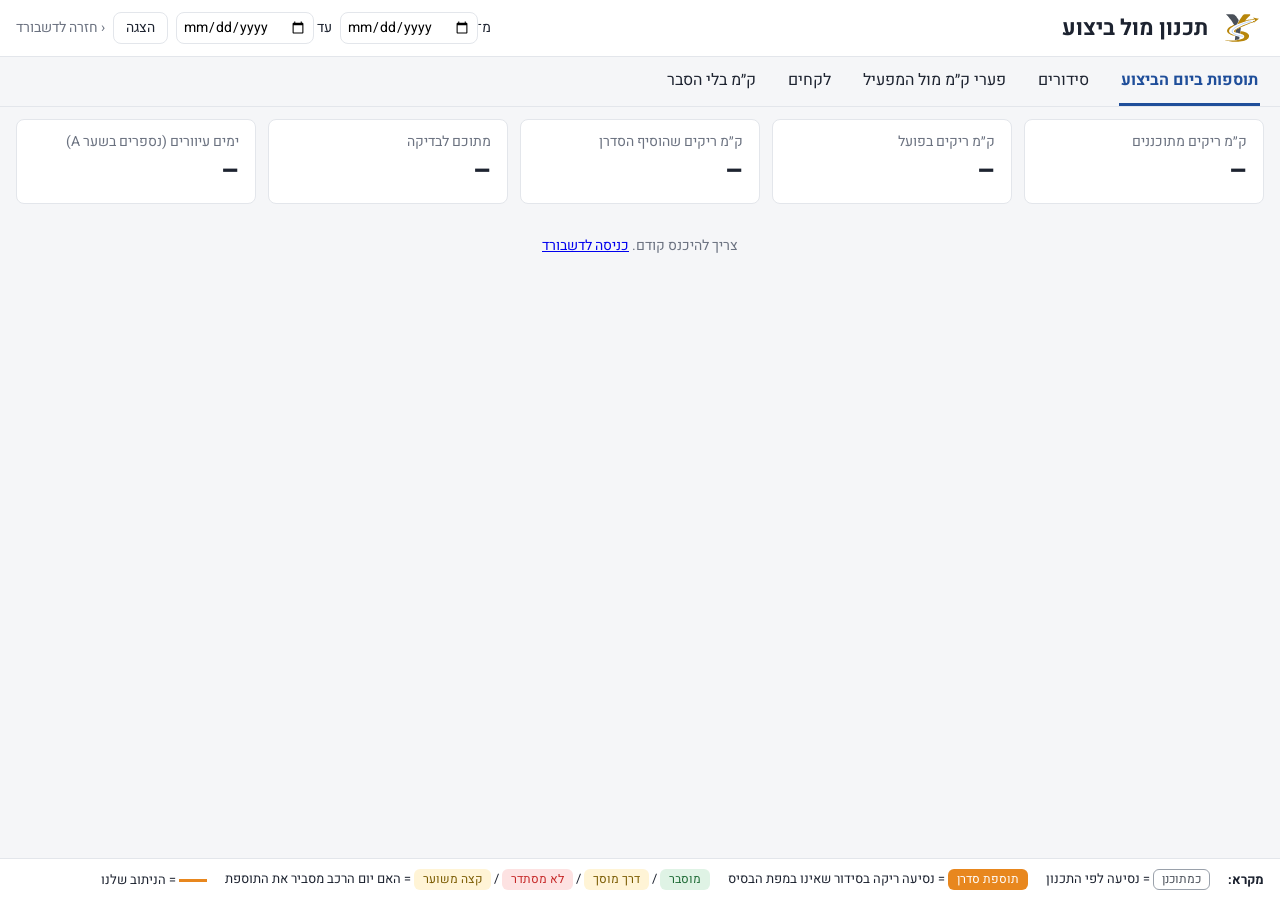
<file: plan-actual.html>
<!doctype html>
<html lang="he" dir="rtl">
<head>
<meta charset="utf-8">
<!-- R53 "תכנון מול ביצוע". Same policy as index.html: every script is a file, no inline script or handler. -->
<meta http-equiv="Content-Security-Policy" content="default-src 'self'; script-src 'self'; style-src 'self' 'unsafe-inline'; font-src 'self'; img-src 'self' data: blob: https://tile.openstreetmap.org; connect-src 'self' https://xghfcdgettrcdciwwzbl.supabase.co https://router.project-osrm.org; worker-src 'self'; base-uri 'self'; form-action 'self'">
<meta name="referrer" content="strict-origin-when-cross-origin">
<script src="assets/frame.js"></script>
<meta name="viewport" content="width=device-width,initial-scale=1">
<meta http-equiv="Cache-Control" content="no-cache, no-store, must-revalidate">
<title>יאללה־סע · תכנון מול ביצוע</title>
<link rel="icon" href="mobile/icon.svg">
<link rel="stylesheet" href="assets/fonts/fonts.css">
<link rel="stylesheet" href="assets/pva.css?v=2026-11-23.5">
</head>
<body>
<header>
  <a class="brand" href="index.html" title="חזרה לדשבורד הנסיעות הריקות"><img src="mobile/icon.svg" alt="יאללה־סע" class="ys"></a>
  <span class="oplogo" id="opLogo" hidden></span>
  <div class="title"><h1>תכנון מול ביצוע</h1><div id="sub" class="sub"></div></div>
  <div class="controls">
    <label class="per">מ־<input type="date" id="dFrom" aria-label="מתאריך"></label>
    <label class="per">עד <input type="date" id="dTo" aria-label="עד תאריך"></label>
    <button class="btn" id="bLoad">הצגה</button>
    <button class="btn" id="bFile" hidden title="מנהל פלטפורמה בלבד: קובצי pva_יום.json שנבנו במחשב">טעינת ימים מקובץ</button><input type="file" id="fFile" accept=".json,application/json" multiple hidden>
    <a class="back" href="index.html">‹ חזרה לדשבורד</a>
  </div>
</header>
<nav class="tabs" role="tablist" aria-label="לשוניות">
  <button role="tab" id="tExcess" aria-selected="true" aria-controls="pExcess">תוספות ביום הביצוע</button>
  <button role="tab" id="tSid" aria-selected="false" aria-controls="pSid">סידורים</button>
  <button role="tab" id="tGap" aria-selected="false" aria-controls="pGap">פערי ק״מ מול המפעיל</button>
  <button role="tab" id="tLes" aria-selected="false" aria-controls="pLes">לקחים</button>
  <button role="tab" id="tUnx" aria-selected="false" aria-controls="pUnx">ק״מ בלי הסבר</button>
</nav>
<div id="msg" class="msg" role="status" aria-live="polite"></div>
<section class="cards" id="cards" aria-label="סיכום התקופה">
  <div class="card"><div class="k">ק״מ ריקים מתוכננים</div><div class="v" id="cPlan">–</div></div>
  <div class="card"><div class="k">ק״מ ריקים בפועל</div><div class="v" id="cAct">–</div></div>
  <div class="card"><div class="k">ק״מ ריקים שהוסיף הסדרן</div><div class="v" id="cEx">–</div></div>
  <div class="card"><div class="k">מתוכם לבדיקה</div><div class="v" id="cDis">–</div></div>
  <div class="card"><div class="k">ימים עיוורים (נספרים בשער A)</div><div class="v" id="cBlind">–</div><div class="s" id="cBlindS"></div></div>
</section>
<main>
  <section id="pExcess" role="tabpanel" aria-labelledby="tExcess" class="grid3">
    <div class="col list" aria-label="רשימה ממוינת">
      <div class="bar1"><label class="sortl">מיון<select id="fSort"><option value="km">ק״מ (מהגבוה)</option><option value="veh">לפי רכב</option><option value="sid">לפי סידור</option><option value="place">לפי מקום</option><option value="date">לפי תאריך</option></select></label>
        <button class="btn tog" id="bGeo" aria-pressed="false" title="רק נסיעות שמסומנות לבדיקה: הלוך ושוב, דרך מוסך, לא מסתדר, סוף יום לבדיקה, קצה לא ידוע">רציפות גיאוגרפית</button></div>
      <div class="filt"><label><span class="sr">יום</span><select id="fDay"></select></label><label class="q"><span class="sr">חיפוש</span><input id="fQ" type="search" inputmode="numeric" placeholder="חיפוש סידור או רכב" autocomplete="off"></label></div>
      <ol id="rank" class="rank"></ol>
    </div>
    <div class="col days" id="days" aria-live="polite"></div>
    <div class="col mapcol">
      <div class="mapcard"><button class="btn mapfull" id="bFull" aria-pressed="false">⛶ מסך מלא</button><div id="map" class="map" aria-label="מפה"></div>
        <div id="mapLeg" class="mapleg"></div><div id="mapInfo" class="mapinfo"></div></div>
    </div>
  </section>
  <section id="pSid" role="tabpanel" aria-labelledby="tSid" hidden></section>
  <section id="pGap" role="tabpanel" aria-labelledby="tGap" hidden></section>
  <section id="pLes" role="tabpanel" aria-labelledby="tLes" hidden></section>
  <section id="pUnx" role="tabpanel" aria-labelledby="tUnx" hidden><div class="col empty"><h2>ק״מ בלי הסבר, לפי סידור ורכב</h2><p>הלשונית תתמלא כשיגיע דוח המיקומים מהמפעיל: הק״מ שהרכב נסע בפועל לפי ה־GPS, פחות כל מה שרשום בדוח הביצוע (כולל התוספות של הסדרן). רק מה שנשאר בלי הסבר ייספר כאן.</p><p>נסיעה ריקה ארוכה יותר בק״מ אבל מהירה יותר (למשל לפי עומסים) לא תיחשב חריגה, ותסומן בנפרד.</p></div></section>
</main>
<aside id="side" class="side" hidden aria-labelledby="sdTitle">
  <div class="sdh"><button class="btn" id="sdPrev" aria-label="הנסיעה הקודמת לבדיקה">› הקודמת</button><h3 id="sdTitle"></h3><button class="btn" id="sdNext" aria-label="הנסיעה הבאה לבדיקה">הבאה ‹</button><button class="btn" id="sdClose" aria-label="סגירת הסידור">✕</button></div>
  <p class="sub" id="sdPos"></p>
  <ol id="sdList" class="sdl"></ol>
  <div id="sdTot" class="sdt"></div>
</aside>
<dialog id="dlgNote" aria-labelledby="nTitle">
  <div class="dh"><h3 id="nTitle">תיקון או הסבר</h3><button class="btn" id="nClose">סגירה</button></div>
  <p class="sub" id="nHead"></p>
  <label class="fl">על מה ההערה<select id="nTopic"><option value="place">המקום (מוצא או יעד)</option><option value="km">הק״מ</option><option value="mark">הסימון (מוסבר, לא מסתדר וכו׳)</option><option value="other">אחר</option></select></label>
  <label class="fl">הערך הנכון (לא חובה)<input id="nFix" maxlength="200" placeholder="למשל: מוסך עטרות, או 9.5"></label>
  <label class="fl">ההסבר<textarea id="nBody" rows="4" maxlength="2000" placeholder="בלי שמות של אנשים"></textarea></label>
  <div class="df"><button class="btn pri" id="nSave">שמירה</button><span class="msg" id="nMsg"></span></div>
</dialog>
<footer class="legend" aria-label="מקרא">
  <b>מקרא:</b>
  <span><span class="tag plan">כמתוכנן</span> = נסיעה לפי התכנון</span>
  <span><span class="tag disp">תוספת סדרן</span> = נסיעה ריקה בסידור שאינו במפת הבסיס</span>
  <span><span class="tag ok">מוסבר</span> / <span class="tag mid">דרך מוסך</span> / <span class="tag bad">לא מסתדר</span> / <span class="tag mid">קצה משוער</span> = האם יום הרכב מסביר את התוספת</span>
  <span><i class="ln ours"></i> = הניתוב שלנו</span>
</footer>
<script src="assets/map.js?v=2026-11-23.5"></script>
<script src="assets/pva-tabs.js?v=2026-11-23.5"></script>
<script src="assets/pva.js?v=2026-11-23.5"></script>
</body>
</html>
</file>
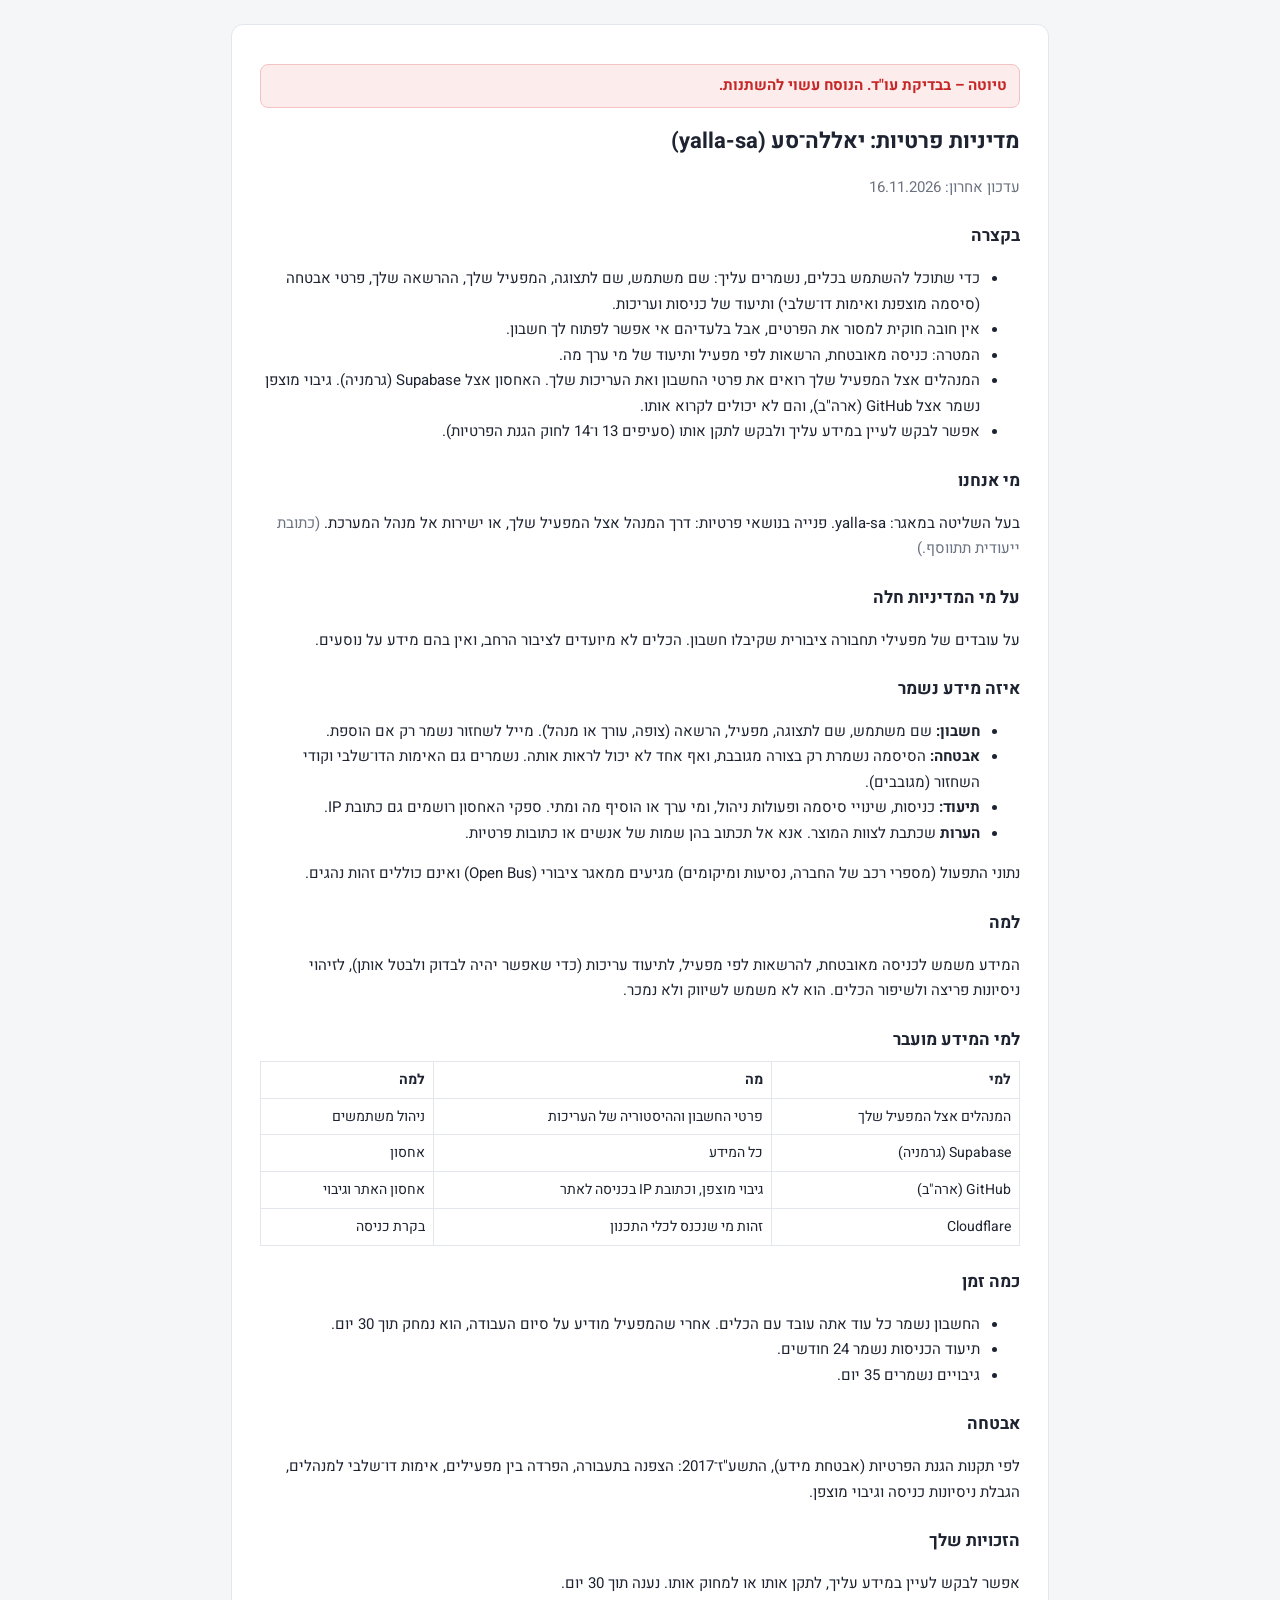
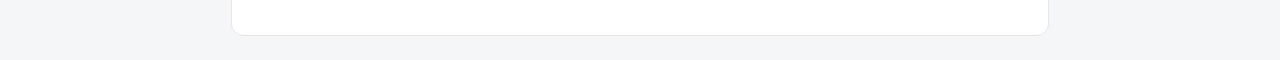
<file: privacy.html>
<!doctype html>
<html lang="he" dir="rtl">
<head>
<meta charset="utf-8">
<meta http-equiv="Content-Security-Policy" content="default-src 'self'; script-src 'self'; style-src 'self' 'unsafe-inline'; font-src 'self'; img-src 'self'; base-uri 'none'; form-action 'none'; object-src 'none'">
<meta name="referrer" content="strict-origin-when-cross-origin">
<script src="assets/frame.js"></script>
<meta name="viewport" content="width=device-width,initial-scale=1">
<title>מדיניות פרטיות · יאללה־סע</title>
<link rel="stylesheet" href="assets/fonts/fonts.css">
<style>
:root{--bg:#F5F6F8;--card:#fff;--line:#E3E6EB;--text:#1d2330;--muted:#6b7280;--warn:#C62828}
body{margin:0;background:var(--bg);color:var(--text);font:15px/1.7 Heebo,system-ui,sans-serif}
main{max-width:760px;margin:24px auto;background:var(--card);border:1px solid var(--line);border-radius:12px;padding:24px 28px}
@media (max-width:600px){main{margin:0;border-radius:0;border-width:0;padding:16px}}
h1{font-size:22px;margin:0 0 8px}h2{font-size:17px;margin:22px 0 6px}
.draft{background:#FDECEC;color:var(--warn);border:1px solid #F3C2C2;border-radius:8px;padding:8px 12px;font-weight:600}
table{border-collapse:collapse;width:100%;font-size:14px}td,th{border:1px solid var(--line);padding:6px 8px;text-align:right;vertical-align:top}
.muted{color:var(--muted)}
</style>
</head>
<body>
<main>
<p class="draft">טיוטה – בבדיקת עו"ד. הנוסח עשוי להשתנות.</p>
<h1>מדיניות פרטיות: יאללה־סע (yalla-sa)</h1>
<p class="muted">עדכון אחרון: 16.11.2026</p>

<h2>בקצרה</h2>
<ul>
<li>כדי שתוכל להשתמש בכלים, נשמרים עליך: שם משתמש, שם לתצוגה, המפעיל שלך, ההרשאה שלך, פרטי אבטחה (סיסמה מוצפנת ואימות דו־שלבי) ותיעוד של כניסות ועריכות.</li>
<li>אין חובה חוקית למסור את הפרטים, אבל בלעדיהם אי אפשר לפתוח לך חשבון.</li>
<li>המטרה: כניסה מאובטחת, הרשאות לפי מפעיל ותיעוד של מי ערך מה.</li>
<li>המנהלים אצל המפעיל שלך רואים את פרטי החשבון ואת העריכות שלך. האחסון אצל Supabase (גרמניה). גיבוי מוצפן נשמר אצל GitHub (ארה"ב), והם לא יכולים לקרוא אותו.</li>
<li>אפשר לבקש לעיין במידע עליך ולבקש לתקן אותו (סעיפים 13 ו־14 לחוק הגנת הפרטיות).</li>
</ul>

<h2>מי אנחנו</h2>
<p>בעל השליטה במאגר: yalla-sa. פנייה בנושאי פרטיות: דרך המנהל אצל המפעיל שלך, או ישירות אל מנהל המערכת. <span class="muted">(כתובת ייעודית תתווסף.)</span></p>

<h2>על מי המדיניות חלה</h2>
<p>על עובדים של מפעילי תחבורה ציבורית שקיבלו חשבון. הכלים לא מיועדים לציבור הרחב, ואין בהם מידע על נוסעים.</p>

<h2>איזה מידע נשמר</h2>
<ul>
<li><b>חשבון:</b> שם משתמש, שם לתצוגה, מפעיל, הרשאה (צופה, עורך או מנהל). מייל לשחזור נשמר רק אם הוספת.</li>
<li><b>אבטחה:</b> הסיסמה נשמרת רק בצורה מגובבת, ואף אחד לא יכול לראות אותה. נשמרים גם האימות הדו־שלבי וקודי השחזור (מגובבים).</li>
<li><b>תיעוד:</b> כניסות, שינויי סיסמה ופעולות ניהול, ומי ערך או הוסיף מה ומתי. ספקי האחסון רושמים גם כתובת IP.</li>
<li><b>הערות</b> שכתבת לצוות המוצר. אנא אל תכתוב בהן שמות של אנשים או כתובות פרטיות.</li>
</ul>
<p>נתוני התפעול (מספרי רכב של החברה, נסיעות ומיקומים) מגיעים ממאגר ציבורי (Open Bus) ואינם כוללים זהות נהגים.</p>

<h2>למה</h2>
<p>המידע משמש לכניסה מאובטחת, להרשאות לפי מפעיל, לתיעוד עריכות (כדי שאפשר יהיה לבדוק ולבטל אותן), לזיהוי ניסיונות פריצה ולשיפור הכלים. הוא לא משמש לשיווק ולא נמכר.</p>

<h2>למי המידע מועבר</h2>
<table>
<tr><th>למי</th><th>מה</th><th>למה</th></tr>
<tr><td>המנהלים אצל המפעיל שלך</td><td>פרטי החשבון וההיסטוריה של העריכות</td><td>ניהול משתמשים</td></tr>
<tr><td>Supabase (גרמניה)</td><td>כל המידע</td><td>אחסון</td></tr>
<tr><td>GitHub (ארה"ב)</td><td>גיבוי מוצפן, וכתובת IP בכניסה לאתר</td><td>אחסון האתר וגיבוי</td></tr>
<tr><td>Cloudflare</td><td>זהות מי שנכנס לכלי התכנון</td><td>בקרת כניסה</td></tr>
</table>

<h2>כמה זמן</h2>
<ul>
<li>החשבון נשמר כל עוד אתה עובד עם הכלים. אחרי שהמפעיל מודיע על סיום העבודה, הוא נמחק תוך 30 יום.</li>
<li>תיעוד הכניסות נשמר 24 חודשים.</li>
<li>גיבויים נשמרים 35 יום.</li>
</ul>

<h2>אבטחה</h2>
<p>לפי תקנות הגנת הפרטיות (אבטחת מידע), התשע"ז־2017: הצפנה בתעבורה, הפרדה בין מפעילים, אימות דו־שלבי למנהלים, הגבלת ניסיונות כניסה וגיבוי מוצפן.</p>

<h2>הזכויות שלך</h2>
<p>אפשר לבקש לעיין במידע עליך, לתקן אותו או למחוק אותו. נענה תוך 30 יום.</p>
</main>
</body>
</html>
</file>
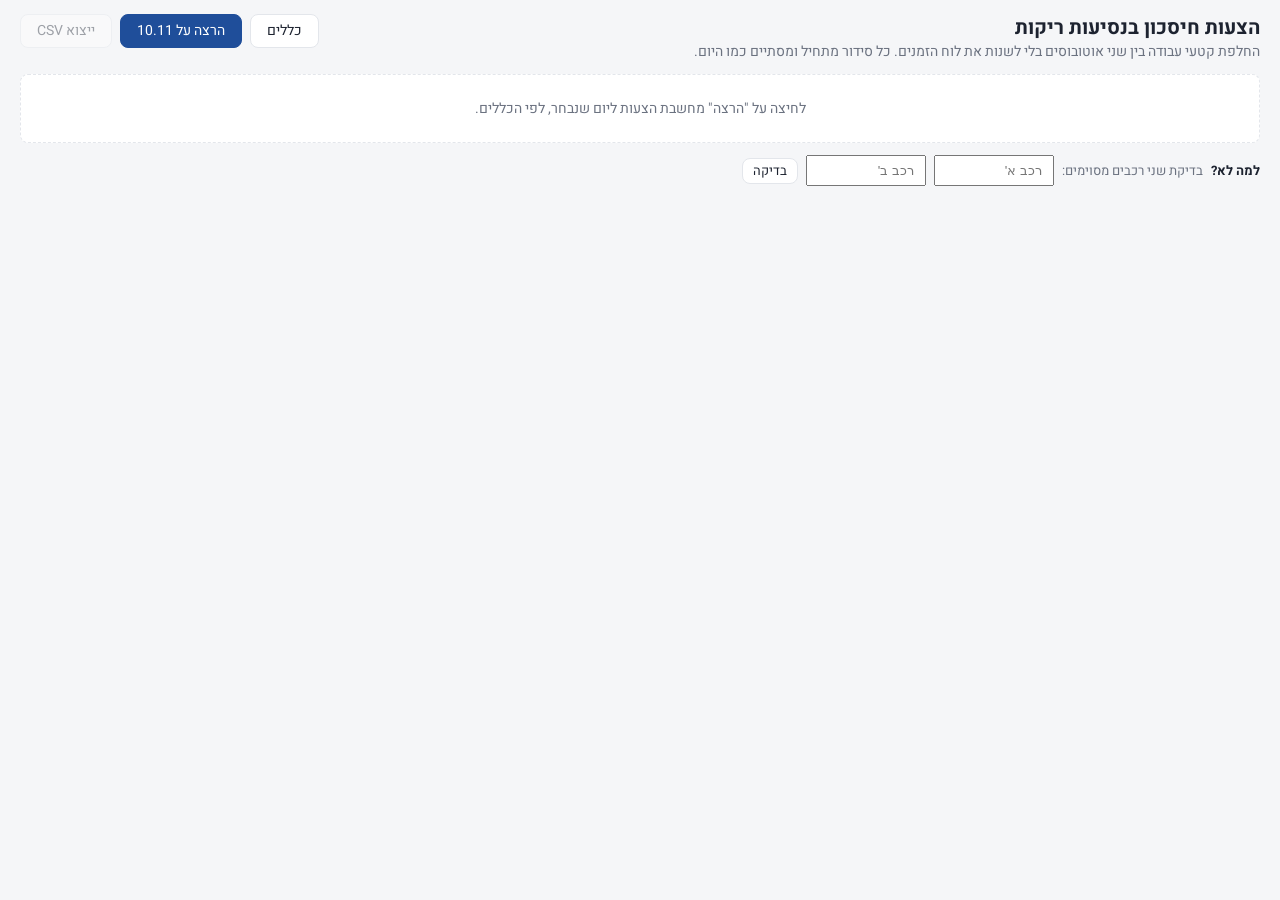
<file: savings/demo.html>
<!doctype html>
<html lang="he" dir="rtl">
<head>
<meta charset="utf-8">
<meta name="viewport" content="width=device-width,initial-scale=1">
<title>הצעות חיסכון · הדגמה</title>
<link href="../assets/fonts/fonts.css" rel="stylesheet">
<!-- Local demo with SYNTHETIC data only (no operator data, no login). Base styles copied from index.html. -->
<style>
:root{--gold:#B8860B;--char:#4A5059;--blue:#1F6FEB;--dim:#D9DDE2;--bg:#F5F6F8;--card:#fff;--line:#E3E6EB;--text:#1d2330;--muted:#6b7280;--svc:#1F4E9A;--empty:#E8871E;--depot:#5B3A8C;--rein:#2E8B57;--sel:#E8F0FC;--warn:#C62828;--ok:#2E9E4F}
*{box-sizing:border-box}
[hidden]{display:none!important}
body{margin:0;background:var(--bg);color:var(--text);font:14px/1.4 Heebo,Arial,sans-serif;height:100vh;display:flex;flex-direction:column}
header{background:var(--card);border-bottom:1px solid var(--line);padding:10px 20px;display:flex;align-items:center;gap:16px;flex-wrap:wrap}
#logoBtn{display:block;cursor:pointer;border-radius:8px;flex:none}
#logoBtn:focus-visible{outline:2px solid var(--svc);outline-offset:2px}
#logo{height:64px;width:auto;display:block}
header .title h1{font-size:22px;margin:0;font-weight:700}
header .title div{color:var(--muted);font-size:14px}
.controls{margin-inline-start:auto;display:flex;gap:10px;align-items:center;flex-wrap:wrap}
.btn{border:1px solid var(--line);background:var(--card);border-radius:8px;padding:6px 16px;font:inherit;cursor:pointer;color:var(--text)}
.btn.on,.btn.primary{background:var(--svc);border-color:var(--svc);color:#fff}
.btn.small{padding:3px 10px;font-size:13px}
.btn.danger{color:var(--warn)}
.btn:disabled{opacity:.4;cursor:not-allowed}
.btn:focus-visible,select:focus-visible,input:focus-visible,.row:focus-visible{outline:2px solid var(--svc);outline-offset:2px}
.seg{display:flex;border:1px solid var(--line);border-radius:8px;overflow:hidden}
.edit-state{font-size:12px;color:var(--rein);font-weight:500}
.cards{display:grid;grid-template-columns:repeat(4,1fr);gap:14px;padding:14px 20px 0}
.card{background:var(--card);border:1px solid var(--line);border-radius:8px;padding:10px 16px;text-align:center}
.card .k{color:var(--muted);font-size:14px}
.panel{min-width:0;background:var(--card);border:1px solid var(--line);border-radius:8px;min-height:0;display:flex;flex-direction:column}
#gantt{overflow:auto;flex:1;min-height:0;position:relative}
.track{position:relative;direction:ltr;height:100%}
.tick{position:absolute;top:0;bottom:0;border-left:1px solid #EEF0F3}
.bar{direction:rtl;position:absolute;top:7px;height:22px;border-radius:5px;font-size:11px;color:#fff;display:flex;align-items:center;justify-content:center;overflow:hidden;white-space:nowrap}
.legend{display:flex;gap:18px;justify-content:center;padding:8px;border-top:1px solid var(--line);font-size:13px;flex-wrap:wrap}
.legend i{display:inline-block;width:26px;height:12px;border-radius:3px;vertical-align:middle;margin-inline-end:6px}
#side{overflow:auto}
.muted{color:var(--muted)}
.empty-state{padding:30px;text-align:center;color:var(--muted)}
dialog{border:1px solid var(--line);border-radius:10px;padding:0;max-width:min(980px,96vw);width:100%;color:var(--text)}
.tabs{display:flex;gap:4px;border-bottom:1px solid var(--line);padding:0 16px;flex-wrap:wrap}
.tabs button{border:0;background:none;padding:10px 12px;font:inherit;cursor:pointer;border-bottom:3px solid transparent;color:var(--muted)}
.tabs button.on{border-color:var(--svc);color:var(--text);font-weight:500}
table.ed{width:100%;border-collapse:collapse;font-size:13px}
table.ed th,table.ed td{border-bottom:1px solid #EEF0F3;padding:5px 4px;text-align:right;vertical-align:middle}
table.ed tr.pickable{cursor:pointer}
table.ed tr.pickable:hover{background:var(--sel)}
table.ed tr.chosen{background:#E3F3EA}
table.ed td.t{direction:ltr;text-align:right}
table.ed th{color:var(--muted);font-weight:500;font-size:12px}
table.ed input,table.ed select{width:100%;padding:4px 6px}
table.ed input.num{width:110px}
.hint{font-size:12px;color:var(--muted);margin:6px 0 10px}
.msg{font-size:13px}
.msg.err{color:var(--warn)}
.msg.ok{color:var(--ok)}
body{height:auto;display:block}
</style>
<link rel="stylesheet" href="panel.css">
</head>
<body>
<div id="savings"></div>
<script src="engine.js"></script>
<script src="panel.js"></script>
<script>
// synthetic day: 4 terminals, 40 buses doing shuttles between pairs of terminals; deterministic
const TERM = [[31.79, 35.20, "מסוף מרכז"], [31.84, 35.21, "מסוף צפון"], [31.76, 35.17, "מסוף דרום"], [31.80, 35.25, "מסוף מזרח"]];
function rnd(seed) { let x = seed; return () => (x = (x * 16807) % 2147483647) / 2147483647; }
function synth(day, seed) {
  const r = rnd(seed), vehicles = [];
  for (let v = 0; v < 40; v++) {
    const rr = rnd(1000 + v), items = []; let t = 330 + Math.floor(rr() * 120), at = Math.floor(rr() * 4);
    const line = String(100 + (v % 8)), cls = v % 5 === 0 ? "עירוני" : "בינעירוני";
    while (t < 1320) {
      const to = (at + 1 + Math.floor(rr() * 3)) % 4, dur = 40 + Math.floor(rr() * 40);
      items.push({ kind: "trip", start: t, end: t + dur, sched: t, line, cls, a: TERM[at].slice(0, 2), b: TERM[to].slice(0, 2), frm: TERM[at][2], to: TERM[to][2], km: 20 });
      const next = (to + (rr() < 0.5 ? 0 : 1)) % 4, gap = 30 + Math.floor(rr() * 70);
      const km = next === to ? 0 : +(Math.hypot(TERM[to][0] - TERM[next][0], TERM[to][1] - TERM[next][1]) * 111 * 1.3).toFixed(1);
      if (t + dur + gap < 1320) items.push({ kind: "empty", start: t + dur, end: t + dur + gap, km, drive_min: km * 1.5 });
      t = t + dur + gap; at = next;
    }
    vehicles.push({ veh: String(2340000 + v * 100), cls: v % 5 === 0 ? "עירוני" : "בינעירוני", items });
  }
  return { day, day_start_min: 240, routes: [], vehicles };
}
const DAYS = ["2026-11-03", "2026-11-09", "2026-11-10", "2026-11-11"];
let rules = [];
const host = {
  operatorId: "demo", canEdit: () => !location.hash.includes("viewer"),
  days: () => DAYS, currentDay: () => "2026-11-10",
  loadDay: async d => synth(d, 7), roadEntries: () => [],
  fetchRoad: async (pairs, cb) => { for (let i = 0; i < pairs.length; i += 25) { cb(Math.min(i + 25, pairs.length), pairs.length); await new Promise(r => setTimeout(r, 20)); } },
  branchOf: v => (+v.slice(-3) / 100) % 2 ? "ירושלים" : "בני ברק", depotOf: () => null, dcp: () => [],
  getRows: async () => rules,
  rpc: async (fn, a) => { rules = [{ scope: "operator", line_key: "", rules: a.p_operator_rules }].concat(Object.entries(a.p_lines).map(([l, r]) => ({ scope: "line", line_key: l, rules: r }))); return rules.length; },
  workerUrl: "worker.js",
};
window.ui = SavingsPanel.mount(document.getElementById("savings"), host);
</script>
</body>
</html>
</file>
<file: assets/fonts/fonts.css>
/* Self-hosted fonts (security review L8: no Google Fonts request, so the user's IP is not sent to Google). SIL Open Font License. */
@font-face {
  font-family: 'Heebo';
  font-style: normal;
  font-weight: 400;
  font-display: swap;
  src: url(heebo-hebrew-NGS6v5_NC0k9P9H0TbFzsQ.woff2) format('woff2');
  unicode-range: U+0307-0308, U+0590-05FF, U+200C-2010, U+20AA, U+25CC, U+FB1D-FB4F;
}
@font-face {
  font-family: 'Heebo';
  font-style: normal;
  font-weight: 400;
  font-display: swap;
  src: url(heebo-latin-ext-NGS6v5_NC0k9P9H4TbFzsQ.woff2) format('woff2');
  unicode-range: U+0100-02BA, U+02BD-02C5, U+02C7-02CC, U+02CE-02D7, U+02DD-02FF, U+0304, U+0308, U+0329, U+1D00-1DBF, U+1E00-1E9F, U+1EF2-1EFF, U+2020, U+20A0-20AB, U+20AD-20C4, U+2113, U+2C60-2C7F, U+A720-A7FF;
}
@font-face {
  font-family: 'Heebo';
  font-style: normal;
  font-weight: 400;
  font-display: swap;
  src: url(heebo-latin-NGS6v5_NC0k9P9H2TbE.woff2) format('woff2');
  unicode-range: U+0000-00FF, U+0131, U+0152-0153, U+02BB-02BC, U+02C6, U+02DA, U+02DC, U+0304, U+0308, U+0329, U+2000-206F, U+20AC, U+2122, U+2191, U+2193, U+2212, U+2215, U+FEFF, U+FFFD;
}
@font-face {
  font-family: 'Heebo';
  font-style: normal;
  font-weight: 500;
  font-display: swap;
  src: url(heebo-hebrew-NGS6v5_NC0k9P9H0TbFzsQ.woff2) format('woff2');
  unicode-range: U+0307-0308, U+0590-05FF, U+200C-2010, U+20AA, U+25CC, U+FB1D-FB4F;
}
@font-face {
  font-family: 'Heebo';
  font-style: normal;
  font-weight: 500;
  font-display: swap;
  src: url(heebo-latin-ext-NGS6v5_NC0k9P9H4TbFzsQ.woff2) format('woff2');
  unicode-range: U+0100-02BA, U+02BD-02C5, U+02C7-02CC, U+02CE-02D7, U+02DD-02FF, U+0304, U+0308, U+0329, U+1D00-1DBF, U+1E00-1E9F, U+1EF2-1EFF, U+2020, U+20A0-20AB, U+20AD-20C4, U+2113, U+2C60-2C7F, U+A720-A7FF;
}
@font-face {
  font-family: 'Heebo';
  font-style: normal;
  font-weight: 500;
  font-display: swap;
  src: url(heebo-latin-NGS6v5_NC0k9P9H2TbE.woff2) format('woff2');
  unicode-range: U+0000-00FF, U+0131, U+0152-0153, U+02BB-02BC, U+02C6, U+02DA, U+02DC, U+0304, U+0308, U+0329, U+2000-206F, U+20AC, U+2122, U+2191, U+2193, U+2212, U+2215, U+FEFF, U+FFFD;
}
@font-face {
  font-family: 'Heebo';
  font-style: normal;
  font-weight: 700;
  font-display: swap;
  src: url(heebo-hebrew-NGS6v5_NC0k9P9H0TbFzsQ.woff2) format('woff2');
  unicode-range: U+0307-0308, U+0590-05FF, U+200C-2010, U+20AA, U+25CC, U+FB1D-FB4F;
}
@font-face {
  font-family: 'Heebo';
  font-style: normal;
  font-weight: 700;
  font-display: swap;
  src: url(heebo-latin-ext-NGS6v5_NC0k9P9H4TbFzsQ.woff2) format('woff2');
  unicode-range: U+0100-02BA, U+02BD-02C5, U+02C7-02CC, U+02CE-02D7, U+02DD-02FF, U+0304, U+0308, U+0329, U+1D00-1DBF, U+1E00-1E9F, U+1EF2-1EFF, U+2020, U+20A0-20AB, U+20AD-20C4, U+2113, U+2C60-2C7F, U+A720-A7FF;
}
@font-face {
  font-family: 'Heebo';
  font-style: normal;
  font-weight: 700;
  font-display: swap;
  src: url(heebo-latin-NGS6v5_NC0k9P9H2TbE.woff2) format('woff2');
  unicode-range: U+0000-00FF, U+0131, U+0152-0153, U+02BB-02BC, U+02C6, U+02DA, U+02DC, U+0304, U+0308, U+0329, U+2000-206F, U+20AC, U+2122, U+2191, U+2193, U+2212, U+2215, U+FEFF, U+FFFD;
}
@font-face {
  font-family: 'Montserrat';
  font-style: normal;
  font-weight: 800;
  font-display: swap;
  src: url(montserrat-latin-ext-JTUHjIg1_i6t8kCHKm4532VJOt5-QNFgpCvr73w3aXpsog.woff2) format('woff2');
  unicode-range: U+0100-02BA, U+02BD-02C5, U+02C7-02CC, U+02CE-02D7, U+02DD-02FF, U+0304, U+0308, U+0329, U+1D00-1DBF, U+1E00-1E9F, U+1EF2-1EFF, U+2020, U+20A0-20AB, U+20AD-20C4, U+2113, U+2C60-2C7F, U+A720-A7FF;
}
@font-face {
  font-family: 'Montserrat';
  font-style: normal;
  font-weight: 800;
  font-display: swap;
  src: url(montserrat-latin-JTUHjIg1_i6t8kCHKm4532VJOt5-QNFgpCvr73w5aXo.woff2) format('woff2');
  unicode-range: U+0000-00FF, U+0131, U+0152-0153, U+02BB-02BC, U+02C6, U+02DA, U+02DC, U+0304, U+0308, U+0329, U+2000-206F, U+20AC, U+2122, U+2191, U+2193, U+2212, U+2215, U+FEFF, U+FFFD;
}
@font-face {
  font-family: 'Rubik';
  font-style: normal;
  font-weight: 500;
  font-display: swap;
  src: url(rubik-hebrew-iJWZBXyIfDnIV5PNhY1KTN7Z-Yh-NYiFVUU1Z4Y.woff2) format('woff2');
  unicode-range: U+0307-0308, U+0590-05FF, U+200C-2010, U+20AA, U+25CC, U+FB1D-FB4F;
}
@font-face {
  font-family: 'Rubik';
  font-style: normal;
  font-weight: 500;
  font-display: swap;
  src: url(rubik-latin-ext-iJWZBXyIfDnIV5PNhY1KTN7Z-Yh-NYiFWUU1Z4Y.woff2) format('woff2');
  unicode-range: U+0100-02BA, U+02BD-02C5, U+02C7-02CC, U+02CE-02D7, U+02DD-02FF, U+0304, U+0308, U+0329, U+1D00-1DBF, U+1E00-1E9F, U+1EF2-1EFF, U+2020, U+20A0-20AB, U+20AD-20C4, U+2113, U+2C60-2C7F, U+A720-A7FF;
}
@font-face {
  font-family: 'Rubik';
  font-style: normal;
  font-weight: 500;
  font-display: swap;
  src: url(rubik-latin-iJWZBXyIfDnIV5PNhY1KTN7Z-Yh-NYiFV0U1.woff2) format('woff2');
  unicode-range: U+0000-00FF, U+0131, U+0152-0153, U+02BB-02BC, U+02C6, U+02DA, U+02DC, U+0304, U+0308, U+0329, U+2000-206F, U+20AC, U+2122, U+2191, U+2193, U+2212, U+2215, U+FEFF, U+FFFD;
}
</file>
<file: assets/pva.css>
/* R53 "תכנון מול ביצוע": same tokens as index.html */
:root{--char:#4A5059;--bg:#F5F6F8;--card:#fff;--line:#E3E6EB;--text:#1d2330;--muted:#6b7280;--svc:#1F4E9A;--empty:#E8871E;--depot:#5B3A8C;--sel:#E8F0FC;--warn:#C62828;--ok:#2E9E4F}
*{box-sizing:border-box}
[hidden]{display:none!important}
body{margin:0;background:var(--bg);color:var(--text);font:14px/1.4 Heebo,Arial,sans-serif;min-height:100vh;display:flex;flex-direction:column}
header{background:var(--card);border-bottom:1px solid var(--line);padding:6px 16px;display:flex;align-items:center;gap:12px;flex-wrap:wrap}
.brand img.ys{height:44px;width:auto;display:block}
.oplogo img{height:34px;width:auto;display:block}
.title h1{margin:0;font-size:22px}
.sub{color:var(--muted);font-size:13px}
.controls{margin-inline-start:auto;display:flex;gap:8px;align-items:center;flex-wrap:wrap}
.per input{font:inherit;padding:4px 6px;border:1px solid var(--line);border-radius:8px}
.btn{font:inherit;padding:5px 12px;border:1px solid var(--line);border-radius:8px;background:var(--card);cursor:pointer;color:var(--text)}
.btn:hover{background:var(--sel)}
.back{color:var(--muted);text-decoration:none}
:focus-visible{outline:2px solid var(--svc);outline-offset:2px}
.tabs{display:flex;gap:28px;padding:0 20px;background:var(--bg);border-bottom:1px solid var(--line);overflow-x:auto}
.tabs button{font:inherit;font-size:16px;background:none;border:0;border-bottom:3px solid transparent;padding:12px 2px;cursor:pointer;color:var(--text);white-space:nowrap}
.tabs button[aria-selected=true]{border-color:var(--svc);color:var(--svc);font-weight:700}
.msg{padding:0 20px;color:var(--muted)}
.msg.err{color:var(--warn)}
.cards{display:grid;grid-template-columns:repeat(5,1fr);gap:12px;padding:12px 16px}
.card{background:var(--card);border:1px solid var(--line);border-radius:8px;padding:12px 16px}
.card .k{color:var(--muted)}
.card .v{font-size:28px;font-weight:700}
.card .s{color:var(--muted);font-size:12px}
.nb{font-size:11px;border:1px dashed var(--warn,#C62828);color:var(--warn,#C62828);border-radius:6px;padding:0 6px;font-weight:500;white-space:nowrap}
main{flex:1;padding:0 16px 12px}
.grid3{display:grid;grid-template-columns:30% 30% 1fr;gap:12px;align-items:start}
.col{background:var(--card);border:1px solid var(--line);border-radius:8px;padding:12px;min-height:200px}
.seg{display:inline-flex;border:1px solid var(--line);border-radius:8px;overflow:hidden;margin-bottom:8px}
.seg button{font:inherit;border:0;background:var(--card);padding:5px 16px;cursor:pointer}
.seg button.on{background:var(--svc);color:#fff}
.rank{list-style:none;margin:0;padding:0;max-height:62vh;overflow:auto}
.rank li button{all:unset;box-sizing:border-box;display:grid;grid-template-columns:1fr auto;gap:2px 8px;width:100%;padding:8px 10px;border-bottom:1px solid var(--line);cursor:pointer}
.rank li button:focus-visible{outline:2px solid var(--svc);outline-offset:-2px}
.rank li button[aria-current=true]{background:var(--sel);border-radius:8px}
.rank .nm{font-weight:700}
.rank .km{font-weight:700;color:var(--empty);text-align:left}
.rank .s{color:var(--muted);font-size:12px;grid-column:1/-1}
.rank .bar{grid-column:1/-1;height:4px;background:var(--line);border-radius:2px}
.rank .bar i{display:block;height:4px;background:var(--svc);border-radius:2px}
.days h2{font-size:17px;margin:0 0 8px}
.day{border:1px solid var(--line);border-radius:8px;margin-bottom:8px}
.day>button:not(.trip):not(.ctxb){all:unset;box-sizing:border-box;display:flex;justify-content:space-between;width:100%;padding:10px 12px;cursor:pointer;font-weight:700}
.day>button:not(.trip):not(.ctxb)[aria-expanded=true]{background:var(--sel)}
.day>button:not(.trip):not(.ctxb):focus-visible{outline:2px solid var(--svc)}
.trip{all:unset;box-sizing:border-box;display:grid;grid-template-columns:52px 1fr auto auto;gap:6px 12px;align-items:center;width:100%;padding:8px 12px;border-top:1px solid var(--line);cursor:pointer}
.trip:focus-visible{outline:2px solid var(--svc);outline-offset:-2px}
.trip[aria-current=true]{background:var(--sel)}
.trip.nd{color:var(--muted);text-decoration:line-through}
.trip .km,.trip>span:first-child{white-space:nowrap}
.trip>span:first-child{font-variant-numeric:tabular-nums;color:var(--muted)}
.tag{display:inline-block;border-radius:6px;padding:1px 8px;font-size:12px;white-space:nowrap;border:1px solid transparent}
.tag.plan{border-color:#9aa1ab;color:var(--char)}
.tag.disp{background:var(--empty);color:#fff}
.tag.extra{background:#fde7cf;color:#8a4b00}
.tag.forced{background:#ece5f6;color:var(--depot)}
.tag.nd{background:#eee;color:var(--muted)}
.tag.ok{background:#dff3e5;color:#1e6b36}
.tag.bad{background:#fde2e2;color:var(--warn)}
.tag.mid{background:#fff4d6;color:#7a5b00}
.mapcard{position:relative}
.mapcard .map{height:46vh;min-height:280px;border-radius:8px;background:#eef0f3}
.mapfull{position:absolute;top:8px;right:8px;z-index:1000;padding:4px 10px;font-size:13px}
.mapcard.full{position:fixed;inset:0;z-index:2000;background:var(--card);padding:12px;overflow:auto}
.mapcard.full .map{height:calc(100vh - 190px)}
.mapcard.full .mapfull{top:20px;right:20px}
.ctxb{all:unset;box-sizing:border-box;display:block;width:100%;padding:2px 12px 6px 64px;color:var(--svc);font-size:12px;cursor:pointer;text-align:right}
.ctxb:focus-visible{outline:2px solid var(--svc)}
.ctx{list-style:none;margin:0 12px 8px;padding:6px 8px;background:var(--bg);border-radius:8px;font-size:13px}
.ctx li{display:grid;grid-template-columns:44px 1fr;gap:0 8px;padding:4px 0;border-bottom:1px solid var(--line)}
.ctx li:last-child{border-bottom:0}
.ctx li>span:first-child{color:var(--muted);font-variant-numeric:tabular-nums;grid-row:span 3}
.ctx li.me{background:var(--sel);border-radius:6px}
.mapleg{display:flex;gap:16px;margin:6px 0;color:var(--muted);font-size:13px}
.ln{display:inline-block;width:28px;height:0;border-top:3px solid var(--empty);vertical-align:middle}
.ln.op{border-top:3px dashed #8a9099}
.mapinfo table{width:100%;border-collapse:collapse;margin-top:6px}
.mapinfo td{border:1px solid var(--line);padding:6px 10px}
.mapinfo td:last-child{font-weight:700;text-align:left}
.mapinfo .foot{display:flex;justify-content:space-between;align-items:center;margin-top:8px;color:var(--muted);font-size:13px}
.legend{display:flex;gap:18px;flex-wrap:wrap;align-items:center;background:var(--card);border-top:1px solid var(--line);padding:10px 16px;font-size:13px}
.empty{color:var(--muted);padding:20px;text-align:center}
.tbl{width:100%;border-collapse:collapse;background:var(--card)}
.tbl th,.tbl td{border-bottom:1px solid var(--line);padding:6px 8px;text-align:right}
@media (max-width:900px){
  .cards{grid-template-columns:repeat(2,1fr)}
  .grid3{grid-template-columns:1fr}
  .tabs{gap:18px;padding:0 12px}
  .controls{margin-inline-start:0}
  .mapcard .map{height:40vh}
  .card .v{font-size:22px}
  .trip{grid-template-columns:48px 1fr auto}
  .trip .tag{grid-column:2;justify-self:start}
}
.filt{display:flex;gap:8px;margin-bottom:8px;flex-wrap:wrap}
.filt label{display:flex}
.filt .q{flex:1;min-width:150px}
.filt select,.filt input{font:inherit;padding:5px 8px;border:1px solid var(--line);border-radius:8px;background:var(--card);color:var(--text);width:100%}
.sr{position:absolute;width:1px;height:1px;overflow:hidden;clip:rect(0 0 0 0)}
.why{margin:6px 0;padding:8px 10px;background:var(--bg);border-radius:8px;font-size:14px}
#dlgNote{border:1px solid var(--line);border-radius:12px;padding:16px;width:min(480px,calc(100vw - 32px));color:var(--text)}
#dlgNote::backdrop{background:rgba(0,0,0,.35)}
#dlgNote .dh{display:flex;justify-content:space-between;align-items:center}
#dlgNote h3{margin:0}
.fl{display:flex;flex-direction:column;gap:4px;margin:10px 0}
.fl select,.fl input,.fl textarea{font:inherit;padding:6px 8px;border:1px solid var(--line);border-radius:8px}
.df{display:flex;gap:12px;align-items:center}
.btn.pri{background:var(--svc);color:#fff;border-color:var(--svc)}
.notes{margin:8px 0 0;padding:0;list-style:none}
.notes li{background:#fff8e6;border:1px solid #f1dfb0;border-radius:8px;padding:6px 10px;margin-top:6px;font-size:13px}
.notes li button{all:unset;cursor:pointer;color:var(--warn);float:left;font-size:12px}
.nb{display:flex;justify-content:flex-start;margin-top:8px}
.bar1{display:flex;gap:8px;align-items:center;flex-wrap:wrap;margin-bottom:8px}
.sortl{display:flex;align-items:center;gap:6px;color:var(--muted)}
.sortl select{font:inherit;padding:5px 8px;border:1px solid var(--line);border-radius:8px;background:var(--card);color:var(--text)}
.btn.tog[aria-pressed=true]{background:var(--svc);color:#fff;border-color:var(--svc)}
.trip .sv{display:block;color:var(--muted);font-size:12px}
.side{position:fixed;top:0;bottom:0;right:0;width:min(420px,100vw);z-index:1500;background:var(--card);border-inline-end:1px solid var(--line);box-shadow:0 0 24px rgba(0,0,0,.18);padding:0 12px;overflow:auto;display:flex;flex-direction:column}
.sdh{display:flex;gap:6px;align-items:center;position:sticky;top:0;background:var(--card);padding:12px 0 6px;z-index:1}
.sdh h3{flex:1;margin:0;font-size:16px;text-align:center}
.sdh .btn:disabled{opacity:.4;cursor:default}
.sdl{list-style:none;margin:8px 0;padding:0;flex:1}
.sdl li button{all:unset;box-sizing:border-box;display:grid;grid-template-columns:44px 1fr auto;gap:2px 8px;width:100%;padding:6px 8px;border-bottom:1px solid var(--line);cursor:pointer}
.sdl li button:disabled{cursor:default}
.sdl li button:focus-visible{outline:2px solid var(--svc);outline-offset:-2px}
.sdl li>button>span:first-child{color:var(--muted);font-variant-numeric:tabular-nums;grid-row:span 3}
.sdl .km{font-weight:700;color:var(--empty)}
.sdl .pl,.sdl .tg{grid-column:2/-1}
.sdl li.me button{background:var(--sel);border-radius:6px}
.sdl li.nd{color:var(--muted);text-decoration:line-through}
.sdt{display:flex;flex-direction:column;gap:2px;border-top:2px solid var(--line);padding:8px 0 12px;position:sticky;bottom:0;background:var(--card)}
.sdl li.sd button{background:#fff4d6}
.sdl li{scroll-margin:70px 0 150px}
</file>
<file: savings/panel.css>
/* Savings panel. Uses the app's tokens (:root in index.html) and .btn/.card/.panel/.tabs/table.ed.
   Layout follows the panel's own width (container query), not the window: the panel lives inside a dialog.
   Every rule here is scoped under .sv and is specific enough to beat the app's generic input/table rules
   (e.g. "table.ed input{width:100%}"). No absolute positioning outside the timeline track. */
.sv{container-type:inline-size;display:flex;flex-direction:column;gap:12px;padding:14px 20px;min-width:0;max-width:100%}
/* The panel root can be the dialog body itself (max-height + overflow:auto). Sections must keep their
   natural height and let that body scroll; flex-shrink would squeeze them and their content would spill
   over the next section (the rules box drawn under the run strip / "why not" row). */
.sv>*{flex:0 0 auto;min-height:auto}
.sv>.panel{min-height:auto}
.sv *,.sv *::before,.sv *::after{box-sizing:border-box}
/* never wider than the window, whatever the page around it does */
dialog:has(>.sv){max-width:min(1320px,calc(100vw - 24px));overflow:hidden}
dialog:has(>.sv)>.sv{max-height:min(78vh,calc(100dvh - 90px));overflow:auto;overflow-x:hidden}
#dlgSav>.sv{padding:14px 20px} /* the app's "#savBody{padding:0}" is an id rule; without this the text touches the edge */
.sv h2{margin:0;font-size:20px}
.sv h3{margin:0;font-size:16px}
.sv h4{margin:16px 0 6px;font-size:14px}
.sv .hint{overflow-wrap:anywhere}
.sv .sv-sr{position:absolute;width:1px;height:1px;overflow:hidden;clip:rect(0 0 0 0);white-space:nowrap}

/* head + actions */
.sv-head{display:flex;gap:10px 16px;align-items:flex-start;justify-content:space-between;flex-wrap:wrap}
.sv-head>div:first-child{flex:1 1 260px;min-width:0}
.sv-actions{display:flex;gap:8px;flex-wrap:wrap}
.sv-busy{background:var(--sel);border-radius:8px;padding:8px 12px;font-size:13px}
.sv-empty{background:var(--card);border:1px dashed var(--line);border-radius:8px;padding:24px;text-align:center;color:var(--muted)}

/* inputs (scoped; override the app's table/input widths) */
.sv input.sv-in{width:120px;max-width:100%;padding:6px 10px}
.sv .sv-numw{display:inline-flex;align-items:center;gap:6px;white-space:nowrap}
.sv input.sv-num{width:96px;max-width:100%;padding:5px 8px}
.sv .sv-win input[type=time]{width:auto;min-width:0;padding:4px 6px}
.sv select{max-width:100%}

/* summary */
.sv .sv-cards{display:grid;grid-template-columns:repeat(auto-fit,minmax(170px,1fr));gap:10px;padding:0}
.sv .sv-cards .card{min-width:0}
.sv .sv-cards .v{font-size:24px}
.sv .sv-cards .v.sv-small{font-size:15px;padding:6px 0}

/* results */
.sv-body{overflow:hidden;min-width:0}
.sv-body .tabs{display:flex;gap:4px;border-bottom:1px solid var(--line);padding:0 8px;flex-wrap:wrap}
.sv-scroll{overflow:auto;padding:8px 12px;max-height:70vh;min-width:0}
.sv-table td,.sv-table th{white-space:nowrap}
.sv-veh{font-variant-numeric:tabular-nums;font-weight:500}
.sv-chip{display:inline-block;border-radius:10px;padding:0 8px;font-size:12px;background:#EEF0F3;color:var(--text);white-space:nowrap}
.sv-chip.bad{background:#FDECEC;color:var(--warn)}
.sv-chip.warn{background:#FFF3E0;color:#8A4B00}
.sv-bad{color:var(--warn);font-weight:500}

/* detail */
.sv-dhead{display:flex;gap:8px 12px;align-items:center;flex-wrap:wrap;margin-bottom:10px}
.sv-dhead h3{min-width:0;overflow-wrap:anywhere}
.sv-kpis{display:grid;grid-template-columns:repeat(auto-fit,minmax(130px,1fr));gap:10px}
.sv-kpis div{border:1px solid var(--line);border-radius:8px;padding:8px 12px;display:flex;flex-direction:column;min-width:0}
.sv-kpis span{color:var(--muted);font-size:12px}
.sv-kpis b{font-size:18px}
.sv-kpis .good b{color:var(--ok)}
.sv-kpis .bad b{color:var(--warn)}
.sv-plain{margin:10px 0;overflow-wrap:anywhere}
.sv-tl{border:1px solid var(--line);border-radius:8px;padding:4px 0;margin:8px 0;overflow-x:auto}
.sv-tl-row{display:grid;grid-template-columns:150px minmax(480px,1fr);align-items:center;height:30px;border-bottom:1px solid #F0F2F5}
.sv-tl-row:last-of-type{border-bottom:0}
.sv-tl-row.axis{height:24px}
.sv-tl-lab{font-size:12px;padding-inline-start:10px;color:var(--muted);white-space:nowrap;overflow:hidden;text-overflow:ellipsis}
.sv-tl .track{height:100%}
.sv-bar{position:absolute;top:6px;bottom:6px;border-radius:4px;color:#fff;font-size:11px;line-height:18px;text-align:center;overflow:hidden;white-space:nowrap;min-width:2px;background:var(--svc)}
.sv-bar.other{background:var(--gold)}
.sv-jn{position:absolute;top:2px;bottom:2px;border:2px dashed var(--empty);border-radius:4px;min-width:3px}
.sv-legend{display:flex;gap:6px 14px;flex-wrap:wrap;padding:6px 10px;font-size:12px;color:var(--muted);border-top:0;justify-content:flex-start}
.sv-sw{display:inline-block;width:14px;height:10px;border-radius:2px;margin-inline-end:4px;vertical-align:middle}
.sv-sw.own{background:var(--svc)}
.sv-sw.other{background:var(--gold)}
.sv-sw.jn{border:2px dashed var(--empty)}
.sv-rules{list-style:none;padding:0;margin:0;display:grid;gap:6px}
.sv-rules li{display:flex;gap:4px 8px;align-items:baseline;flex-wrap:wrap;min-width:0}
.sv-rules li .muted{overflow-wrap:anywhere}
.sv-ic{display:inline-flex;width:18px;height:18px;border-radius:50%;align-items:center;justify-content:center;font-size:12px;flex:none;background:#E3F3EA;color:var(--ok)}
.sv-rules li.bad .sv-ic{background:#FDECEC;color:var(--warn)}
.sv-rules li.warn .sv-ic{background:#FFF3E0;color:#8A4B00}
.sv-rules li.off .sv-ic{background:#EEF0F3;color:var(--muted)}
.sv-skipped ul{margin:4px 0;padding-inline-start:18px}
.sv-skipped summary{cursor:pointer}

/* "why not" row */
.sv-why{display:flex;gap:8px;align-items:center;flex-wrap:wrap;font-size:13px}
.sv-whyin{display:inline-flex;gap:8px;flex-wrap:wrap;align-items:center}

/* rule editor: one row per rule = label | control | default/reset; wraps to label above control when narrow */
.sv-rulesbox{padding:12px 16px;min-width:0}
.sv-rules-h{display:flex;gap:8px 10px;align-items:center;flex-wrap:wrap}
.sv-rules-h h3{margin-inline-end:auto}
.sv-rules-grid{display:grid;grid-template-columns:minmax(0,1fr);gap:8px 24px}
.sv-h4{display:flex;gap:8px;align-items:center;flex-wrap:wrap}
.sv-group{font-weight:500;font-size:13px;padding:12px 0 4px;border-bottom:1px solid var(--line)}
.sv-rule{display:grid;grid-template-columns:minmax(0,1fr) minmax(0,300px) 96px;gap:6px 12px;align-items:center;padding:8px 0;border-bottom:1px solid #EEF0F3}
.sv-lab{min-width:0;overflow-wrap:anywhere}
.sv-lab .hint{margin:2px 0 0}
.sv-ctl{display:flex;flex-wrap:wrap;gap:6px;align-items:center;min-width:0;justify-content:flex-start}
.sv-def{white-space:nowrap;font-size:12px;text-align:end}
.sv-wins{display:flex;gap:6px;flex-wrap:wrap;align-items:center;min-width:0}
.sv-win{display:inline-flex;gap:4px;align-items:center;flex-wrap:wrap;border:1px solid var(--line);border-radius:8px;padding:2px 6px}
.sv-lrule{grid-template-columns:minmax(0,1fr) 76px minmax(0,300px)}
.sv-ov{display:inline-flex;gap:4px;align-items:center;white-space:nowrap;font-size:12px;cursor:pointer}
.sv-inh{opacity:.6}
.sv-line{border:1px solid var(--line);border-radius:8px;padding:8px 10px;margin-bottom:10px;min-width:0}
.sv-line-h{display:flex;gap:8px 10px;align-items:center;flex-wrap:wrap;margin-bottom:4px}
.sv-line-h .btn{margin-inline-start:auto}
.sv-addline{display:flex;gap:6px;margin-bottom:10px;flex-wrap:wrap}

@container (min-width:1100px){
  .sv-rules-grid{grid-template-columns:minmax(0,1.1fr) minmax(0,1fr)}
}
@container (max-width:560px){
  .sv-rule{grid-template-columns:minmax(0,1fr) auto}
  .sv-lrule{grid-template-columns:auto minmax(0,1fr)}
  .sv-rule .sv-lab{grid-column:1 / -1}
  .sv-lrule .sv-ov{grid-row:2}
  .sv-tl-row{grid-template-columns:92px minmax(420px,1fr)}
  .sv .sv-cards .v{font-size:20px}
}
@media (max-width:600px){.sv{padding:10px 12px}}
</file>
